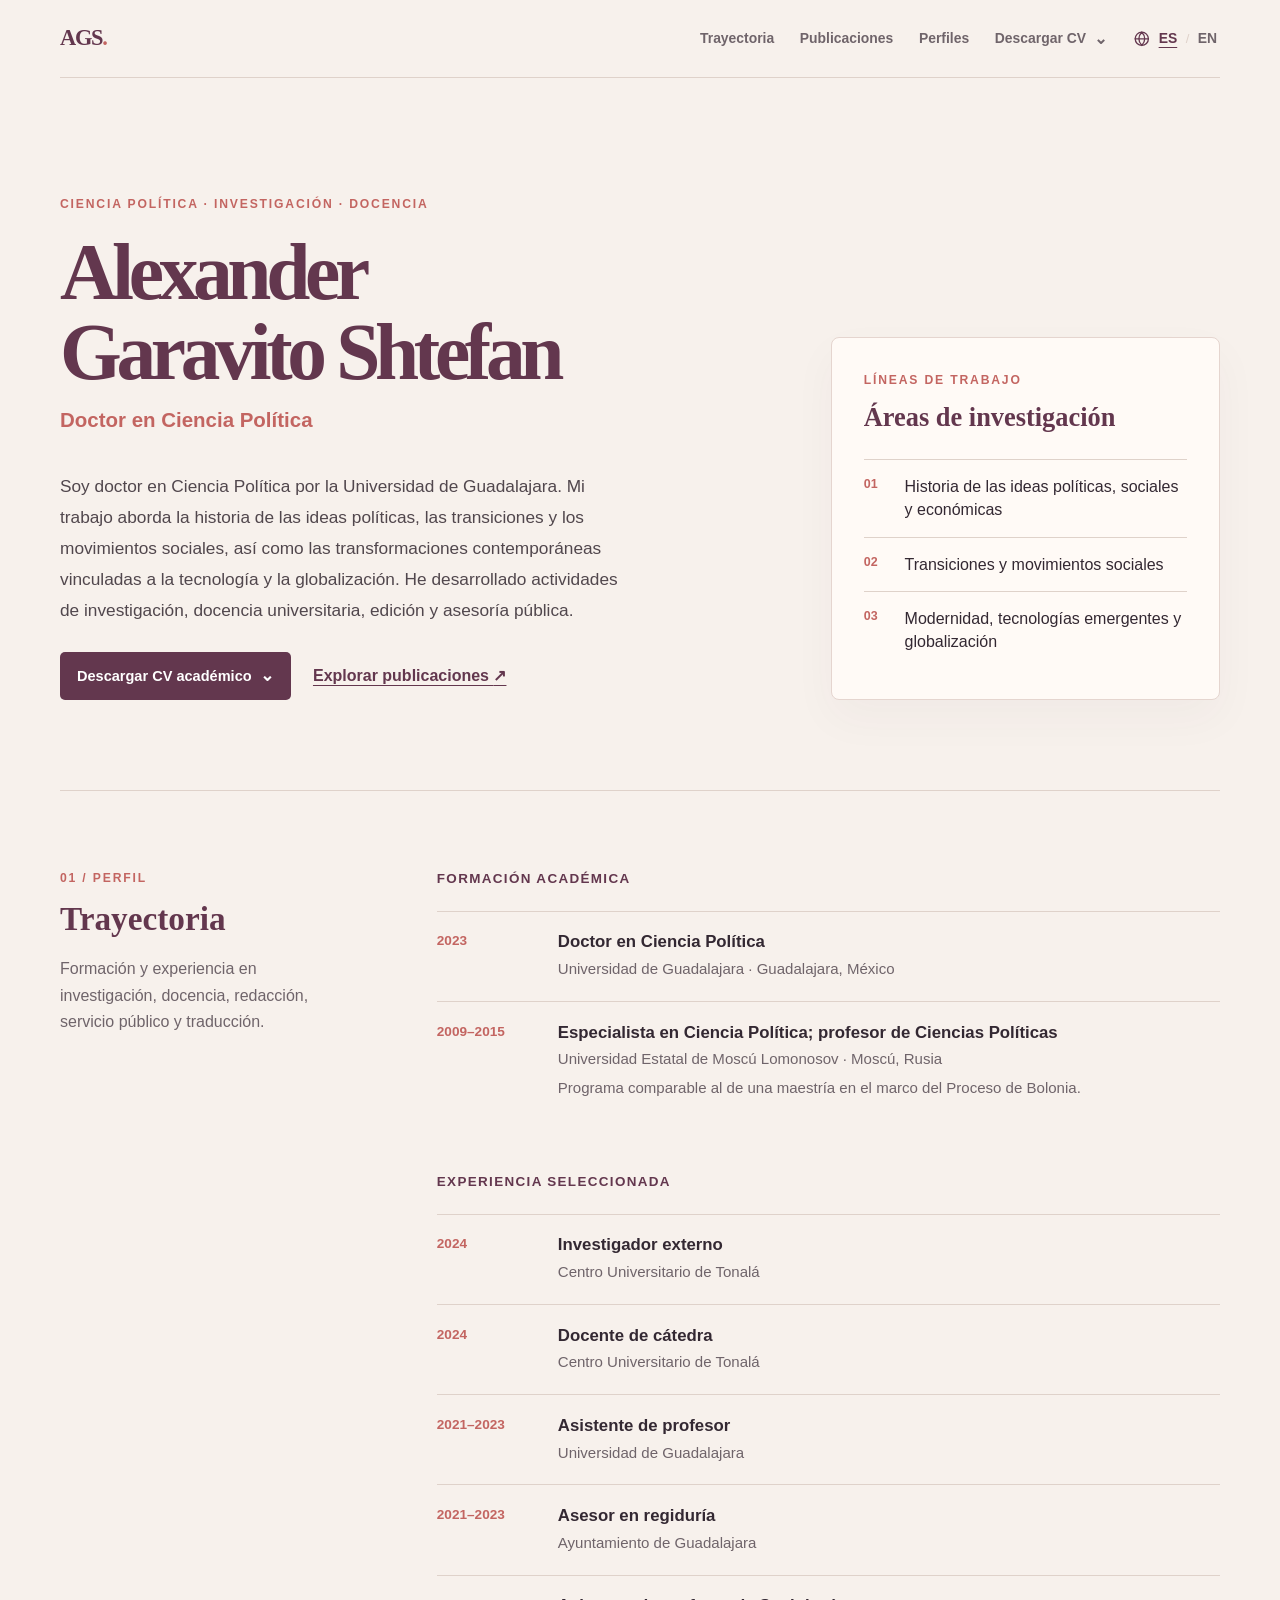
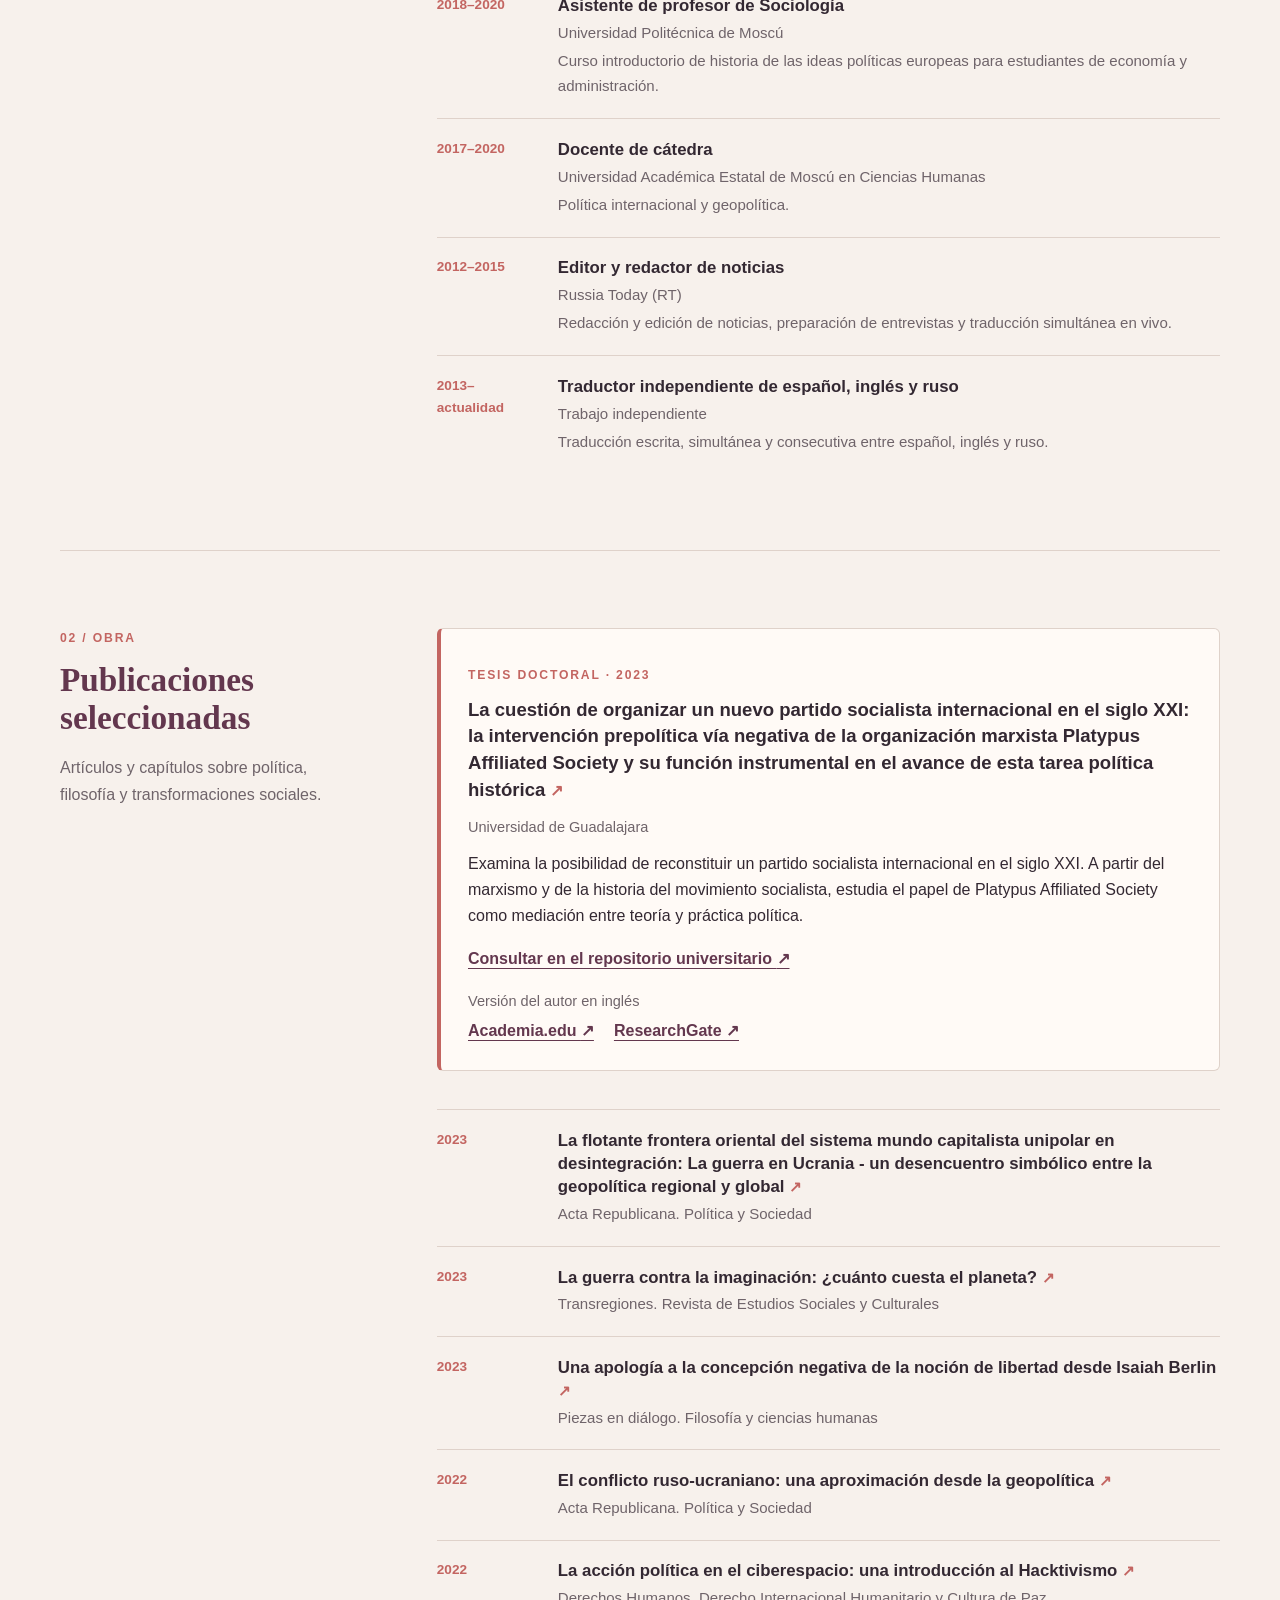
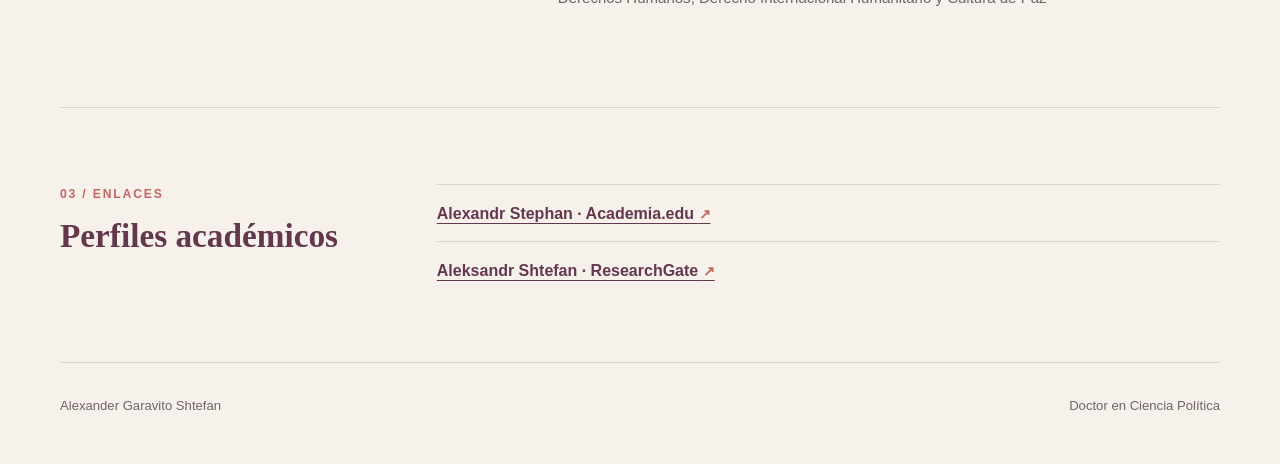
<file: index.html>
<!doctype html>
<html lang="es">
  <head>
    <meta charset="utf-8">
    <meta name="viewport" content="width=device-width, initial-scale=1">
    <meta name="description" content="Doctor en Ciencia Política — Alexander Garavito Shtefan. Investigación, docencia y publicaciones en ciencia política.">
    <meta name="theme-color" content="#f7f1ec">
    <title>Alexander Garavito Shtefan · Doctor en Ciencia Política</title>
    <link rel="alternate" hreflang="es" href="index.html">
    <link rel="alternate" hreflang="en" href="en/index.html">
    <link rel="icon" href="assets/favicon.svg" type="image/svg+xml">
    <link rel="stylesheet" href="assets/styles.css">
  </head>
  <body>
    <a class="skip-link" href="#contenido">Saltar al contenido</a>
    <header class="site-header">
      <a class="brand" href="#inicio" aria-label="Inicio, Alexander Garavito Shtefan">AGS<span class="brand-dot">.</span></a>
      <nav class="site-nav" aria-label="Navegación principal">
        <a href="#trayectoria">Trayectoria</a>
        <a href="#publicaciones">Publicaciones</a>
        <a href="#perfiles">Perfiles</a>
        <details class="download-menu">
  <summary>Descargar CV <span aria-hidden="true">⌄</span></summary>
  <div class="download-options">
    <a href="assets/cv-alexander-garavito-shtefan-es.pdf" type="application/pdf" hreflang="es" download>Español (PDF)</a>
    <a href="assets/cv-alexander-garavito-shtefan-en.pdf" type="application/pdf" hreflang="en" download>English (PDF)</a>
  </div>
</details>
        <span class="language-switch" role="group" aria-label="Idioma de la página">
          <svg class="language-icon" viewBox="0 0 24 24" fill="none" stroke="currentColor" stroke-width="1.8" stroke-linecap="round" aria-hidden="true" focusable="false">
            <circle cx="12" cy="12" r="9"></circle>
            <path d="M3 12h18M12 3c2.5 2.5 4 5.6 4 9s-1.5 6.5-4 9c-2.5-2.5-4-5.6-4-9s1.5-6.5 4-9Z"></path>
          </svg>
          <a href="index.html" lang="es" hreflang="es" aria-current="page">ES</a>
          <span aria-hidden="true">/</span>
          <a href="en/index.html" lang="en" hreflang="en">EN</a>
        </span>
      </nav>
    </header>

    <main id="contenido">
      <section class="hero" id="inicio" aria-labelledby="nombre">
        <div class="hero-copy">
          <p class="eyebrow">Ciencia política · investigación · docencia</p>
          <h1 id="nombre">Alexander Garavito Shtefan</h1>
          <p class="headline">Doctor en Ciencia Política</p>
          <p class="introduction">Soy doctor en Ciencia Política por la Universidad de Guadalajara. Mi trabajo aborda la historia de las ideas políticas, las transiciones y los movimientos sociales, así como las transformaciones contemporáneas vinculadas a la tecnología y la globalización. He desarrollado actividades de investigación, docencia universitaria, edición y asesoría pública.</p>
          <div class="hero-actions">
            <details class="download-menu download-menu-hero">
  <summary class="download-link">Descargar CV académico <span aria-hidden="true">⌄</span></summary>
  <div class="download-options">
    <a href="assets/cv-alexander-garavito-shtefan-es.pdf" type="application/pdf" hreflang="es" download>Español (PDF)</a>
    <a href="assets/cv-alexander-garavito-shtefan-en.pdf" type="application/pdf" hreflang="en" download>English (PDF)</a>
  </div>
</details>
            <a class="text-link hero-link" href="#publicaciones">Explorar publicaciones <span aria-hidden="true">↗</span></a>
          </div>
        </div>
        <aside class="focus-card" aria-labelledby="areas">
          <p class="card-kicker">Líneas de trabajo</p>
          <h2 id="areas">Áreas de investigación</h2>
          <ol class="focus-list">
            <li><span class="focus-number" aria-hidden="true">01</span><span>Historia de las ideas políticas, sociales y económicas</span></li>
            <li><span class="focus-number" aria-hidden="true">02</span><span>Transiciones y movimientos sociales</span></li>
            <li><span class="focus-number" aria-hidden="true">03</span><span>Modernidad, tecnologías emergentes y globalización</span></li>
          </ol>
        </aside>
      </section>

      <section class="section-block" id="trayectoria" aria-labelledby="trayectoria-titulo">
        <div class="section-heading">
          <p class="section-number" aria-hidden="true">01 / Perfil</p>
          <h2 id="trayectoria-titulo">Trayectoria</h2>
          <p>Formación y experiencia en investigación, docencia, redacción, servicio público y traducción.</p>
        </div>
        <div class="section-body">
          <div class="group">
            <h3>Formación académica</h3>
            <ol class="timeline">
              <li>
                <span class="timeline-date">2023</span>
                <div>
                  <h4>Doctor en Ciencia Política</h4>
                  <p>Universidad de Guadalajara · Guadalajara, México</p>
                </div>
              </li>
              <li>
                <span class="timeline-date">2009–2015</span>
                <div>
                  <h4>Especialista en Ciencia Política; profesor de Ciencias Políticas</h4>
                  <p>Universidad Estatal de Moscú Lomonosov · Moscú, Rusia</p>
                  <p>Programa comparable al de una maestría en el marco del Proceso de Bolonia.</p>
                </div>
              </li>
            </ol>
          </div>
          <div class="group">
            <h3>Experiencia seleccionada</h3>
            <ol class="timeline">
              <li>
                <span class="timeline-date">2024</span>
                <div>
                  <h4>Investigador externo</h4>
                  <p>Centro Universitario de Tonalá</p>
                </div>
              </li>
              <li>
                <span class="timeline-date">2024</span>
                <div>
                  <h4>Docente de cátedra</h4>
                  <p>Centro Universitario de Tonalá</p>
                </div>
              </li>
              <li>
                <span class="timeline-date">2021–2023</span>
                <div>
                  <h4>Asistente de profesor</h4>
                  <p>Universidad de Guadalajara</p>
                </div>
              </li>
              <li>
                <span class="timeline-date">2021–2023</span>
                <div>
                  <h4>Asesor en regiduría</h4>
                  <p>Ayuntamiento de Guadalajara</p>
                </div>
              </li>
              <li>
                <span class="timeline-date">2018–2020</span>
                <div>
                  <h4>Asistente de profesor de Sociología</h4>
                  <p>Universidad Politécnica de Moscú</p>
                  <p>Curso introductorio de historia de las ideas políticas europeas para estudiantes de economía y administración.</p>
                </div>
              </li>
              <li>
                <span class="timeline-date">2017–2020</span>
                <div>
                  <h4>Docente de cátedra</h4>
                  <p>Universidad Académica Estatal de Moscú en Ciencias Humanas</p>
                  <p>Política internacional y geopolítica.</p>
                </div>
              </li>
              <li>
                <span class="timeline-date">2012–2015</span>
                <div>
                  <h4>Editor y redactor de noticias</h4>
                  <p>Russia Today (RT)</p>
                  <p>Redacción y edición de noticias, preparación de entrevistas y traducción simultánea en vivo.</p>
                </div>
              </li>
              <li>
                <span class="timeline-date">2013–actualidad</span>
                <div>
                  <h4>Traductor independiente de español, inglés y ruso</h4>
                  <p>Trabajo independiente</p>
                  <p>Traducción escrita, simultánea y consecutiva entre español, inglés y ruso.</p>
                </div>
              </li>
            </ol>
          </div>
        </div>
      </section>

      <section class="section-block publications" id="publicaciones" aria-labelledby="publicaciones-titulo">
        <div class="section-heading">
          <p class="section-number" aria-hidden="true">02 / Obra</p>
          <h2 id="publicaciones-titulo">Publicaciones seleccionadas</h2>
          <p>Artículos y capítulos sobre política, filosofía y transformaciones sociales.</p>
        </div>
        <div class="section-body">
          <article class="thesis-feature" aria-labelledby="tesis-titulo">
            <p class="card-kicker">Tesis doctoral · 2023</p>
            <h3 id="tesis-titulo"><a href="https://hdl.handle.net/20.500.12104/98215" lang="es">La cuestión de organizar un nuevo partido socialista internacional en el siglo XXI: la intervención prepolítica vía negativa de la organización marxista Platypus Affiliated Society y su función instrumental en el avance de esta tarea política histórica <span aria-hidden="true">↗</span></a></h3>
            <p class="thesis-source">Universidad de Guadalajara</p>
            <p>Examina la posibilidad de reconstituir un partido socialista internacional en el siglo XXI. A partir del marxismo y de la historia del movimiento socialista, estudia el papel de Platypus Affiliated Society como mediación entre teoría y práctica política.</p>
            <a class="text-link" href="https://hdl.handle.net/20.500.12104/98215">Consultar en el repositorio universitario <span aria-hidden="true">↗</span></a>
            <div class="thesis-versions">
              <p class="thesis-source">Versión del autor en inglés</p>
              <ul class="thesis-version-links">
                <li><a class="text-link" href="https://www.academia.edu/115741634/THE_DIALECTICAL_CONCEPTION_OF_POLITICS_HISTORICAL_CONSCIOUSNESS_AND_PRAXIS">Academia.edu <span aria-hidden="true">↗</span></a></li>
                <li><a class="text-link" href="https://www.researchgate.net/publication/378691913_THE_DIALECTICAL_CONCEPTION_OF_POLITICS_HISTORICAL_CONSCIOUSNESS_AND_PRAXIS">ResearchGate <span aria-hidden="true">↗</span></a></li>
              </ul>
            </div>
          </article>
          <ol class="publication-list">
            <li>
              <span class="publication-year">2023</span>
              <div>
                <h3><a href="https://actarepublicana.cucsh.udg.mx/index.php/AR/article/view/218" lang="es">La flotante frontera oriental del sistema mundo capitalista unipolar en desintegración: La guerra en Ucrania - un desencuentro simbólico entre la geopolítica regional y global <span aria-hidden="true">↗</span></a></h3>
                <p>Acta Republicana. Política y Sociedad</p>
              </div>
            </li>
            <li>
              <span class="publication-year">2023</span>
              <div>
                <h3><a href="https://revistatransregiones.com/web/index.php/tr/article/download/61/49/147" lang="es">La guerra contra la imaginación: ¿cuánto cuesta el planeta? <span aria-hidden="true">↗</span></a></h3>
                <p>Transregiones. Revista de Estudios Sociales y Culturales</p>
              </div>
            </li>
            <li>
              <span class="publication-year">2023</span>
              <div>
                <h3><a href="https://www.researchgate.net/publication/378693276_Una_apologia_a_la_concepcion_negativa_de_la_nocion_de_libertad_desde_Isaiah_Berlin" lang="es">Una apología a la concepción negativa de la noción de libertad desde Isaiah Berlin <span aria-hidden="true">↗</span></a></h3>
                <p>Piezas en diálogo. Filosofía y ciencias humanas</p>
              </div>
            </li>
            <li>
              <span class="publication-year">2022</span>
              <div>
                <h3><a href="https://www.publicaciones.cucsh.udg.mx/pperiod/republicana/volumenes/documentos/republicana21/republicana_21_13.pdf" lang="es">El conflicto ruso-ucraniano: una aproximación desde la geopolítica <span aria-hidden="true">↗</span></a></h3>
                <p>Acta Republicana. Política y Sociedad</p>
              </div>
            </li>
            <li>
              <span class="publication-year">2022</span>
              <div>
                <h3><a href="https://www.academia.edu/115741234/La_acci%C3%B3n_pol%C3%ADtica_en_el_ciberespacio_una_introducci%C3%B3n_al_Hacktivismo" lang="es">La acción política en el ciberespacio: una introducción al Hacktivismo <span aria-hidden="true">↗</span></a></h3>
                <p>Derechos Humanos, Derecho Internacional Humanitario y Cultura de Paz</p>
              </div>
            </li>
          </ol>
        </div>
      </section>

      <section class="section-block profiles" id="perfiles" aria-labelledby="perfiles-titulo">
        <div class="section-heading">
          <p class="section-number" aria-hidden="true">03 / Enlaces</p>
          <h2 id="perfiles-titulo">Perfiles académicos</h2>
        </div>
        <div class="section-body">
          <ul class="profile-links">
            <li><a href="https://independent.academia.edu/AlexandrStephan">Alexandr Stephan · Academia.edu <span aria-hidden="true">↗</span></a></li>
            <li><a href="https://www.researchgate.net/profile/Aleksandr-Shtefan-2">Aleksandr Shtefan · ResearchGate <span aria-hidden="true">↗</span></a></li>
          </ul>
        </div>
      </section>
    </main>

    <footer class="site-footer">
      <span>Alexander Garavito Shtefan</span>
      <span>Doctor en Ciencia Política</span>
    </footer>
  </body>
</html>
</file>
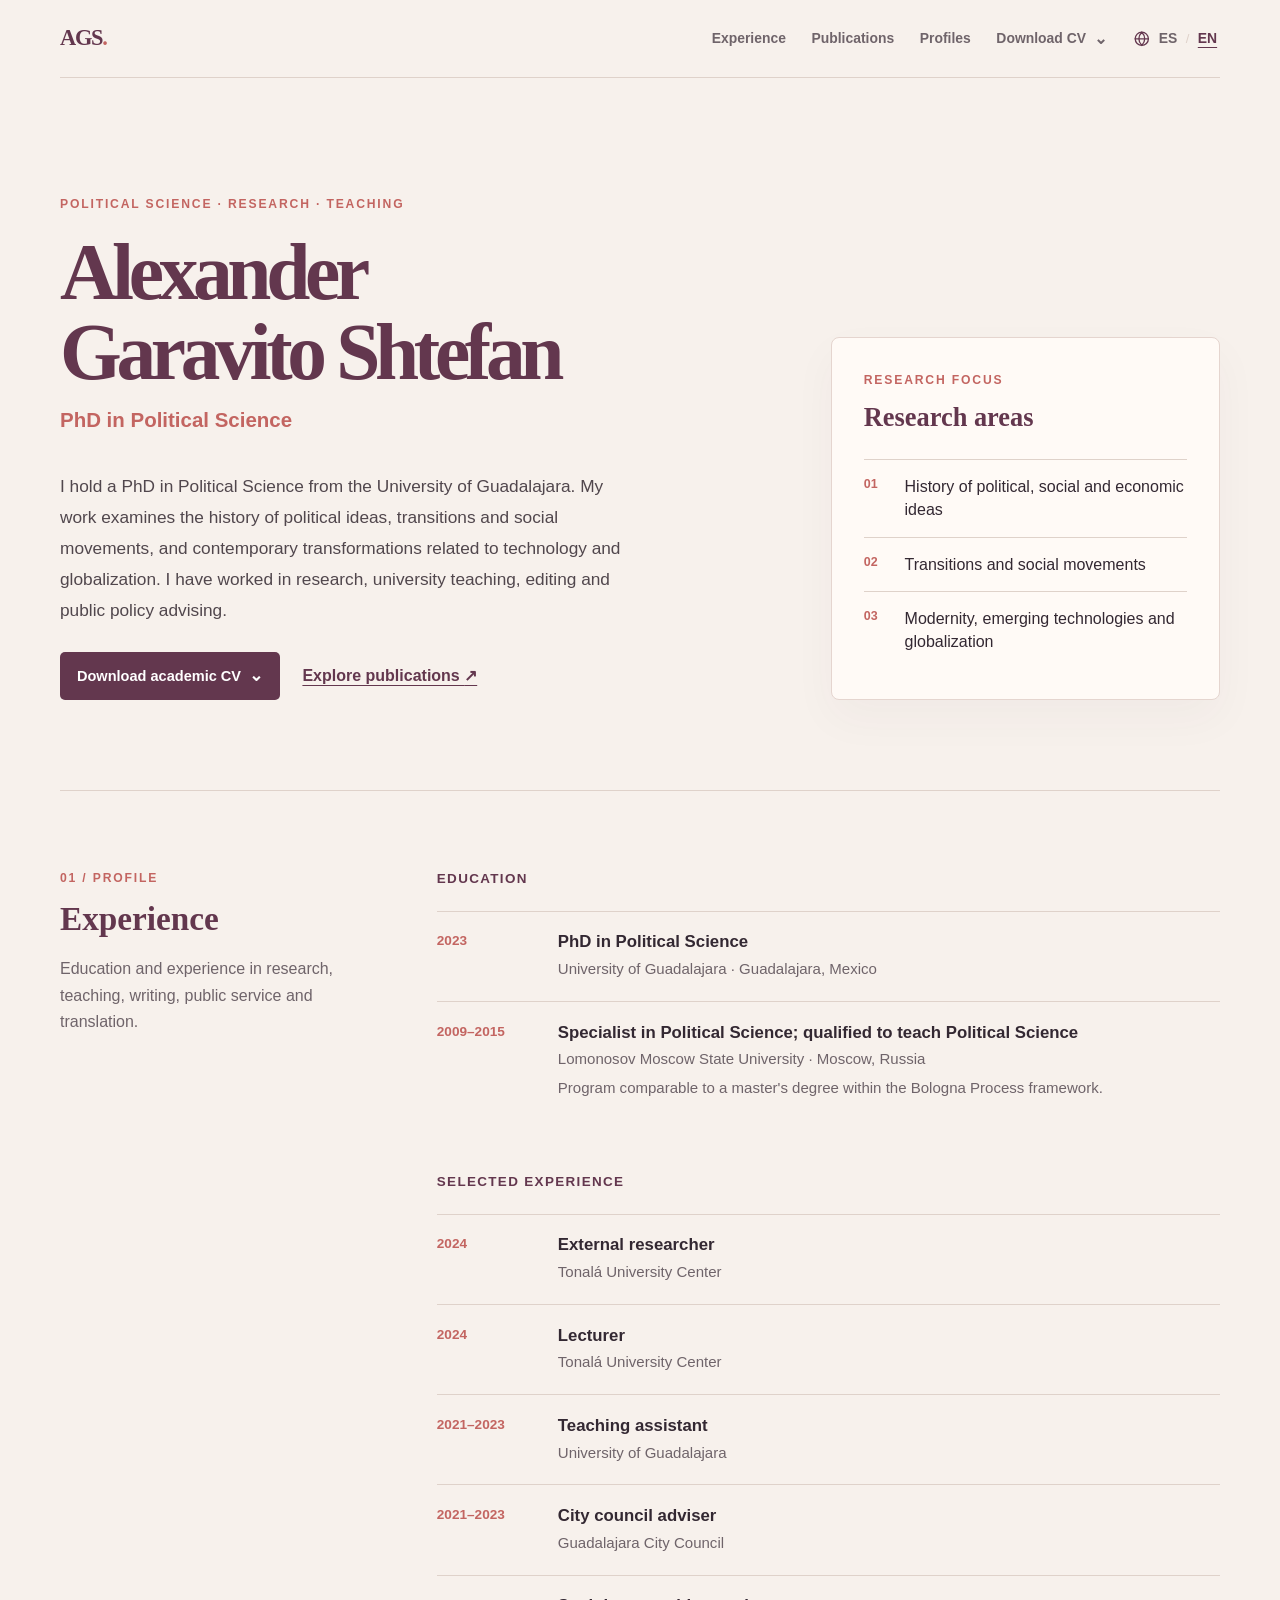
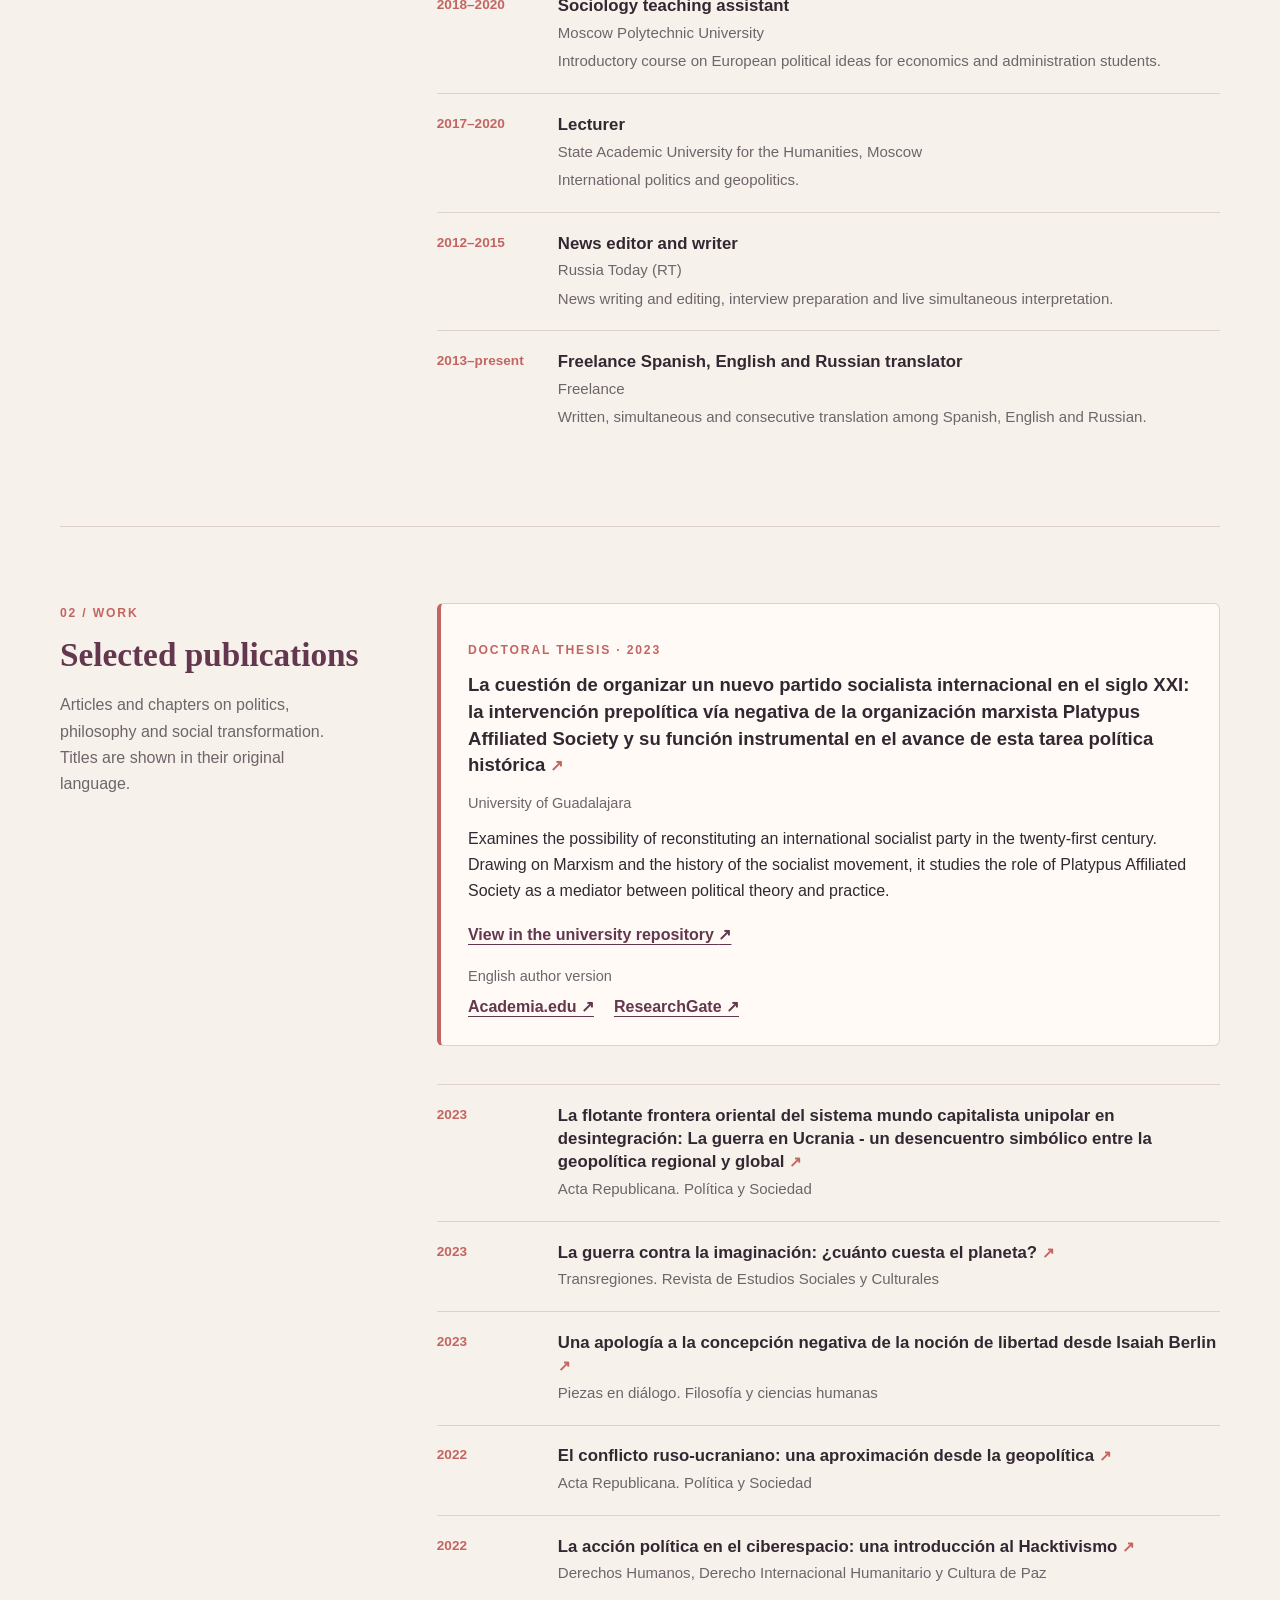
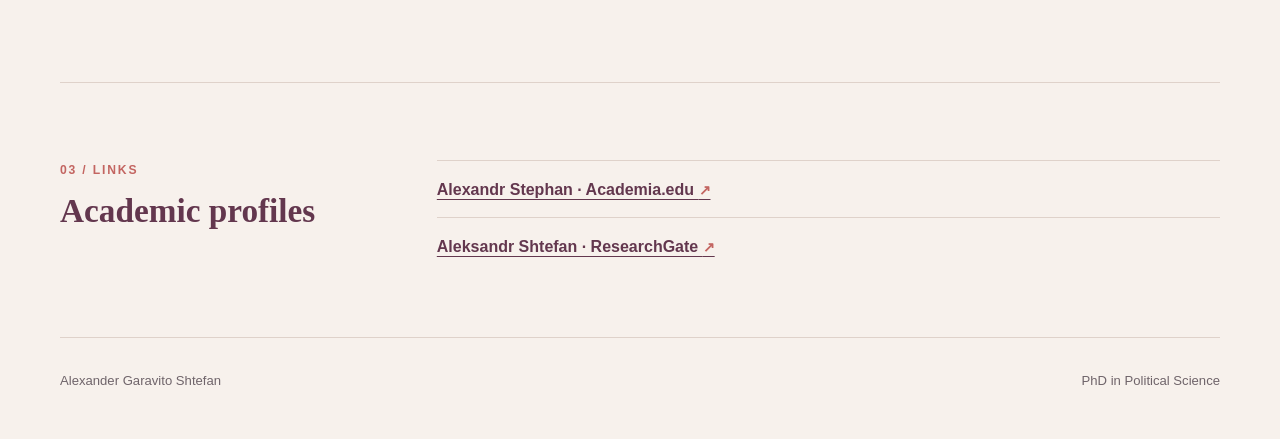
<file: en/index.html>
<!doctype html>
<html lang="en">
  <head>
    <meta charset="utf-8">
    <meta name="viewport" content="width=device-width, initial-scale=1">
    <meta name="description" content="PhD in Political Science — Alexander Garavito Shtefan. Research, teaching and publications in political science.">
    <meta name="theme-color" content="#f7f1ec">
    <title>Alexander Garavito Shtefan · PhD in Political Science</title>
    <link rel="alternate" hreflang="es" href="../index.html">
    <link rel="alternate" hreflang="en" href="../en/index.html">
    <link rel="icon" href="../assets/favicon.svg" type="image/svg+xml">
    <link rel="stylesheet" href="../assets/styles.css">
  </head>
  <body>
    <a class="skip-link" href="#contenido">Skip to content</a>
    <header class="site-header">
      <a class="brand" href="#inicio" aria-label="Home, Alexander Garavito Shtefan">AGS<span class="brand-dot">.</span></a>
      <nav class="site-nav" aria-label="Main navigation">
        <a href="#trayectoria">Experience</a>
        <a href="#publicaciones">Publications</a>
        <a href="#perfiles">Profiles</a>
        <details class="download-menu">
  <summary>Download CV <span aria-hidden="true">⌄</span></summary>
  <div class="download-options">
    <a href="../assets/cv-alexander-garavito-shtefan-es.pdf" type="application/pdf" hreflang="es" download>Español (PDF)</a>
    <a href="../assets/cv-alexander-garavito-shtefan-en.pdf" type="application/pdf" hreflang="en" download>English (PDF)</a>
  </div>
</details>
        <span class="language-switch" role="group" aria-label="Page language">
          <svg class="language-icon" viewBox="0 0 24 24" fill="none" stroke="currentColor" stroke-width="1.8" stroke-linecap="round" aria-hidden="true" focusable="false">
            <circle cx="12" cy="12" r="9"></circle>
            <path d="M3 12h18M12 3c2.5 2.5 4 5.6 4 9s-1.5 6.5-4 9c-2.5-2.5-4-5.6-4-9s1.5-6.5 4-9Z"></path>
          </svg>
          <a href="../index.html" lang="es" hreflang="es">ES</a>
          <span aria-hidden="true">/</span>
          <a href="../en/index.html" lang="en" hreflang="en" aria-current="page">EN</a>
        </span>
      </nav>
    </header>

    <main id="contenido">
      <section class="hero" id="inicio" aria-labelledby="nombre">
        <div class="hero-copy">
          <p class="eyebrow">Political science · research · teaching</p>
          <h1 id="nombre">Alexander Garavito Shtefan</h1>
          <p class="headline">PhD in Political Science</p>
          <p class="introduction">I hold a PhD in Political Science from the University of Guadalajara. My work examines the history of political ideas, transitions and social movements, and contemporary transformations related to technology and globalization. I have worked in research, university teaching, editing and public policy advising.</p>
          <div class="hero-actions">
            <details class="download-menu download-menu-hero">
  <summary class="download-link">Download academic CV <span aria-hidden="true">⌄</span></summary>
  <div class="download-options">
    <a href="../assets/cv-alexander-garavito-shtefan-es.pdf" type="application/pdf" hreflang="es" download>Español (PDF)</a>
    <a href="../assets/cv-alexander-garavito-shtefan-en.pdf" type="application/pdf" hreflang="en" download>English (PDF)</a>
  </div>
</details>
            <a class="text-link hero-link" href="#publicaciones">Explore publications <span aria-hidden="true">↗</span></a>
          </div>
        </div>
        <aside class="focus-card" aria-labelledby="areas">
          <p class="card-kicker">Research focus</p>
          <h2 id="areas">Research areas</h2>
          <ol class="focus-list">
            <li><span class="focus-number" aria-hidden="true">01</span><span>History of political, social and economic ideas</span></li>
            <li><span class="focus-number" aria-hidden="true">02</span><span>Transitions and social movements</span></li>
            <li><span class="focus-number" aria-hidden="true">03</span><span>Modernity, emerging technologies and globalization</span></li>
          </ol>
        </aside>
      </section>

      <section class="section-block" id="trayectoria" aria-labelledby="trayectoria-titulo">
        <div class="section-heading">
          <p class="section-number" aria-hidden="true">01 / Profile</p>
          <h2 id="trayectoria-titulo">Experience</h2>
          <p>Education and experience in research, teaching, writing, public service and translation.</p>
        </div>
        <div class="section-body">
          <div class="group">
            <h3>Education</h3>
            <ol class="timeline">
              <li>
                <span class="timeline-date">2023</span>
                <div>
                  <h4>PhD in Political Science</h4>
                  <p>University of Guadalajara · Guadalajara, Mexico</p>
                </div>
              </li>
              <li>
                <span class="timeline-date">2009–2015</span>
                <div>
                  <h4>Specialist in Political Science; qualified to teach Political Science</h4>
                  <p>Lomonosov Moscow State University · Moscow, Russia</p>
                  <p>Program comparable to a master's degree within the Bologna Process framework.</p>
                </div>
              </li>
            </ol>
          </div>
          <div class="group">
            <h3>Selected experience</h3>
            <ol class="timeline">
              <li>
                <span class="timeline-date">2024</span>
                <div>
                  <h4>External researcher</h4>
                  <p>Tonalá University Center</p>
                </div>
              </li>
              <li>
                <span class="timeline-date">2024</span>
                <div>
                  <h4>Lecturer</h4>
                  <p>Tonalá University Center</p>
                </div>
              </li>
              <li>
                <span class="timeline-date">2021–2023</span>
                <div>
                  <h4>Teaching assistant</h4>
                  <p>University of Guadalajara</p>
                </div>
              </li>
              <li>
                <span class="timeline-date">2021–2023</span>
                <div>
                  <h4>City council adviser</h4>
                  <p>Guadalajara City Council</p>
                </div>
              </li>
              <li>
                <span class="timeline-date">2018–2020</span>
                <div>
                  <h4>Sociology teaching assistant</h4>
                  <p>Moscow Polytechnic University</p>
                  <p>Introductory course on European political ideas for economics and administration students.</p>
                </div>
              </li>
              <li>
                <span class="timeline-date">2017–2020</span>
                <div>
                  <h4>Lecturer</h4>
                  <p>State Academic University for the Humanities, Moscow</p>
                  <p>International politics and geopolitics.</p>
                </div>
              </li>
              <li>
                <span class="timeline-date">2012–2015</span>
                <div>
                  <h4>News editor and writer</h4>
                  <p>Russia Today (RT)</p>
                  <p>News writing and editing, interview preparation and live simultaneous interpretation.</p>
                </div>
              </li>
              <li>
                <span class="timeline-date">2013–present</span>
                <div>
                  <h4>Freelance Spanish, English and Russian translator</h4>
                  <p>Freelance</p>
                  <p>Written, simultaneous and consecutive translation among Spanish, English and Russian.</p>
                </div>
              </li>
            </ol>
          </div>
        </div>
      </section>

      <section class="section-block publications" id="publicaciones" aria-labelledby="publicaciones-titulo">
        <div class="section-heading">
          <p class="section-number" aria-hidden="true">02 / Work</p>
          <h2 id="publicaciones-titulo">Selected publications</h2>
          <p>Articles and chapters on politics, philosophy and social transformation. Titles are shown in their original language.</p>
        </div>
        <div class="section-body">
          <article class="thesis-feature" aria-labelledby="tesis-titulo">
            <p class="card-kicker">Doctoral thesis · 2023</p>
            <h3 id="tesis-titulo"><a href="https://hdl.handle.net/20.500.12104/98215" lang="es">La cuestión de organizar un nuevo partido socialista internacional en el siglo XXI: la intervención prepolítica vía negativa de la organización marxista Platypus Affiliated Society y su función instrumental en el avance de esta tarea política histórica <span aria-hidden="true">↗</span></a></h3>
            <p class="thesis-source">University of Guadalajara</p>
            <p>Examines the possibility of reconstituting an international socialist party in the twenty-first century. Drawing on Marxism and the history of the socialist movement, it studies the role of Platypus Affiliated Society as a mediator between political theory and practice.</p>
            <a class="text-link" href="https://hdl.handle.net/20.500.12104/98215">View in the university repository <span aria-hidden="true">↗</span></a>
            <div class="thesis-versions">
              <p class="thesis-source">English author version</p>
              <ul class="thesis-version-links">
                <li><a class="text-link" href="https://www.academia.edu/115741634/THE_DIALECTICAL_CONCEPTION_OF_POLITICS_HISTORICAL_CONSCIOUSNESS_AND_PRAXIS">Academia.edu <span aria-hidden="true">↗</span></a></li>
                <li><a class="text-link" href="https://www.researchgate.net/publication/378691913_THE_DIALECTICAL_CONCEPTION_OF_POLITICS_HISTORICAL_CONSCIOUSNESS_AND_PRAXIS">ResearchGate <span aria-hidden="true">↗</span></a></li>
              </ul>
            </div>
          </article>
          <ol class="publication-list">
            <li>
              <span class="publication-year">2023</span>
              <div>
                <h3><a href="https://actarepublicana.cucsh.udg.mx/index.php/AR/article/view/218" lang="es">La flotante frontera oriental del sistema mundo capitalista unipolar en desintegración: La guerra en Ucrania - un desencuentro simbólico entre la geopolítica regional y global <span aria-hidden="true">↗</span></a></h3>
                <p>Acta Republicana. Política y Sociedad</p>
              </div>
            </li>
            <li>
              <span class="publication-year">2023</span>
              <div>
                <h3><a href="https://revistatransregiones.com/web/index.php/tr/article/download/61/49/147" lang="es">La guerra contra la imaginación: ¿cuánto cuesta el planeta? <span aria-hidden="true">↗</span></a></h3>
                <p>Transregiones. Revista de Estudios Sociales y Culturales</p>
              </div>
            </li>
            <li>
              <span class="publication-year">2023</span>
              <div>
                <h3><a href="https://www.researchgate.net/publication/378693276_Una_apologia_a_la_concepcion_negativa_de_la_nocion_de_libertad_desde_Isaiah_Berlin" lang="es">Una apología a la concepción negativa de la noción de libertad desde Isaiah Berlin <span aria-hidden="true">↗</span></a></h3>
                <p>Piezas en diálogo. Filosofía y ciencias humanas</p>
              </div>
            </li>
            <li>
              <span class="publication-year">2022</span>
              <div>
                <h3><a href="https://www.publicaciones.cucsh.udg.mx/pperiod/republicana/volumenes/documentos/republicana21/republicana_21_13.pdf" lang="es">El conflicto ruso-ucraniano: una aproximación desde la geopolítica <span aria-hidden="true">↗</span></a></h3>
                <p>Acta Republicana. Política y Sociedad</p>
              </div>
            </li>
            <li>
              <span class="publication-year">2022</span>
              <div>
                <h3><a href="https://www.academia.edu/115741234/La_acci%C3%B3n_pol%C3%ADtica_en_el_ciberespacio_una_introducci%C3%B3n_al_Hacktivismo" lang="es">La acción política en el ciberespacio: una introducción al Hacktivismo <span aria-hidden="true">↗</span></a></h3>
                <p>Derechos Humanos, Derecho Internacional Humanitario y Cultura de Paz</p>
              </div>
            </li>
          </ol>
        </div>
      </section>

      <section class="section-block profiles" id="perfiles" aria-labelledby="perfiles-titulo">
        <div class="section-heading">
          <p class="section-number" aria-hidden="true">03 / Links</p>
          <h2 id="perfiles-titulo">Academic profiles</h2>
        </div>
        <div class="section-body">
          <ul class="profile-links">
            <li><a href="https://independent.academia.edu/AlexandrStephan">Alexandr Stephan · Academia.edu <span aria-hidden="true">↗</span></a></li>
            <li><a href="https://www.researchgate.net/profile/Aleksandr-Shtefan-2">Aleksandr Shtefan · ResearchGate <span aria-hidden="true">↗</span></a></li>
          </ul>
        </div>
      </section>
    </main>

    <footer class="site-footer">
      <span>Alexander Garavito Shtefan</span>
      <span>PhD in Political Science</span>
    </footer>
  </body>
</html>
</file>
<file: assets/styles.css>
:root {
  color-scheme: light;
  --paper: #f7f1ec;
  --card: #fffaf6;
  --ink: #332832;
  --plum: #63374e;
  --coral: #c36561;
  --muted: #6f646a;
  --line: #dfd2ca;
}

* { box-sizing: border-box; }
html { scroll-behavior: smooth; }
body {
  margin: 0;
  background: var(--paper);
  color: var(--ink);
  font-family: "Noto Sans", Inter, Arial, sans-serif;
  line-height: 1.65;
}
a { color: inherit; text-underline-offset: .22em; }
a:hover { color: var(--plum); }
:focus-visible { outline: 3px solid var(--coral); outline-offset: 4px; }
.skip-link {
  position: absolute;
  left: 1rem;
  top: -4rem;
  z-index: 10;
  padding: .65rem 1rem;
  background: var(--plum);
  color: white;
}
.skip-link:focus { top: 1rem; }
.site-header, main, .site-footer { width: min(1160px, calc(100% - 3rem)); margin-inline: auto; }
.site-header {
  display: flex;
  align-items: center;
  justify-content: space-between;
  gap: 1.5rem;
  padding: 1.55rem 0;
  border-bottom: 1px solid var(--line);
}
.brand {
  color: var(--plum);
  font-family: "Noto Serif", Georgia, serif;
  font-size: 1.4rem;
  font-weight: 700;
  letter-spacing: -.055em;
  line-height: 1;
  text-decoration: none;
}
.brand-dot { color: var(--coral); }
.site-nav { display: flex; flex-wrap: wrap; align-items: center; gap: 1.25rem 1.6rem; }
.site-nav a {
  color: var(--muted);
  font-size: .87rem;
  font-weight: 650;
  text-decoration: none;
}
.site-nav a:hover { color: var(--plum); }
.language-switch { display: inline-flex; align-items: center; gap: .35rem; color: var(--line); font-size: .82rem; white-space: nowrap; }
.language-icon { width: 1.1rem; height: 1.1rem; flex: none; color: var(--plum); }
.language-switch a { padding: .15rem .18rem; }
.language-switch a[aria-current="page"] { color: var(--plum); text-decoration: underline; text-underline-offset: .3em; }
.download-menu { position: relative; }
.download-menu summary { display: flex; align-items: center; gap: .5rem; cursor: pointer; list-style: none; }
.download-menu summary::-webkit-details-marker { display: none; }
.download-menu summary > span { font-size: 1.15em; line-height: 1; }
.download-menu:not(.download-menu-hero) summary { color: var(--muted); font-size: .87rem; font-weight: 650; }
.download-menu summary:hover { color: var(--plum); }
.download-options {
  position: absolute;
  z-index: 4;
  top: calc(100% + .5rem);
  right: 0;
  min-width: 195px;
  padding: .4rem;
  border: 1px solid var(--line);
  border-radius: 6px;
  background: var(--card);
  box-shadow: 0 12px 24px #4e34421c;
}
.download-options a { display: block; padding: .55rem .7rem; border-radius: 4px; color: var(--plum); font-size: .9rem; text-decoration: none; }
.download-options a:hover, .download-options a:focus-visible { background: var(--paper); }
.download-menu-hero .download-options { left: 0; right: auto; }

.hero {
  display: grid;
  grid-template-columns: minmax(0, 1.4fr) minmax(280px, .8fr);
  align-items: end;
  gap: clamp(2.5rem, 7vw, 7rem);
  padding: clamp(4rem, 9vw, 7.75rem) 0 clamp(4rem, 7vw, 6rem);
}
.eyebrow, .card-kicker, .section-number {
  margin: 0;
  color: var(--coral);
  font-size: .76rem;
  font-weight: 750;
  letter-spacing: .15em;
  text-transform: uppercase;
}
h1, h2, h3, h4, p { overflow-wrap: anywhere; }
h1, h2 { font-family: "Noto Serif", Georgia, serif; }
h1 {
  max-width: 14ch;
  margin: 1.15rem 0 .7rem;
  color: var(--plum);
  font-size: clamp(3.1rem, 6.2vw, 5.8rem);
  font-weight: 700;
  letter-spacing: -.067em;
  line-height: 1.01;
}
.headline {
  margin: 0;
  color: var(--coral);
  font-size: clamp(1.08rem, 2vw, 1.28rem);
  font-weight: 700;
}
.introduction {
  max-width: 60ch;
  margin: 2.1rem 0 1.25rem;
  color: #51474d;
  font-size: 1.08rem;
  line-height: 1.8;
}
.hero-actions { display: flex; flex-wrap: wrap; align-items: center; gap: 1rem 1.4rem; margin-top: 1.6rem; }
.download-link {
  display: inline-flex;
  align-items: center;
  gap: .55rem;
  padding: .76rem 1.06rem;
  border-radius: 5px;
  background: var(--plum);
  color: white;
  font-size: .91rem;
  font-weight: 700;
  text-decoration: none;
}
.download-link:hover, .download-menu[open] .download-link { background: #472437; color: white; }
.text-link { color: var(--plum); font-weight: 700; text-decoration-thickness: 1px; }
.hero-link { display: inline-block; }
.focus-card {
  padding: 2rem 2rem 1.9rem;
  border: 1px solid #e5d5cf;
  border-radius: 8px;
  background: var(--card);
  box-shadow: 0 18px 45px #4e34420a;
}
.focus-card h2 {
  margin: .75rem 0 1.55rem;
  color: var(--plum);
  font-size: 1.65rem;
  line-height: 1.2;
}
.focus-list { margin: 0; padding: 0; list-style: none; }
.focus-list li {
  display: grid;
  grid-template-columns: 2rem 1fr;
  gap: .55rem;
  padding: .95rem 0;
  border-top: 1px solid var(--line);
  line-height: 1.45;
}
.focus-number { color: var(--coral); font-size: .78rem; font-weight: 750; }
.section-block {
  display: grid;
  grid-template-columns: minmax(210px, 300px) minmax(0, 1fr);
  gap: clamp(2.2rem, 6vw, 5.5rem);
  padding: clamp(3.5rem, 6vw, 5.5rem) 0;
  border-top: 1px solid var(--line);
  scroll-margin-top: 2rem;
}
.section-heading h2 {
  margin: .8rem 0 1.1rem;
  color: var(--plum);
  font-size: clamp(2rem, 2.6vw, 2.4rem);
  line-height: 1.15;
  overflow-wrap: normal;
}
.section-heading > p:last-child { max-width: 31ch; margin: 0; color: var(--muted); }
.group + .group { margin-top: 3.2rem; }
.group h3 {
  margin: 0 0 1.3rem;
  color: var(--plum);
  font-size: .84rem;
  font-weight: 750;
  letter-spacing: .1em;
  text-transform: uppercase;
}
.timeline, .publication-list, .profile-links, .thesis-version-links { margin: 0; padding: 0; list-style: none; }
.timeline li, .publication-list li {
  display: grid;
  grid-template-columns: 105px minmax(0, 1fr);
  gap: 1rem;
  padding: 1.18rem 0;
  border-top: 1px solid var(--line);
}
.timeline-date, .publication-year { color: var(--coral); font-size: .85rem; font-weight: 750; }
.timeline h4, .publication-list h3 {
  margin: 0;
  color: var(--ink);
  font-size: 1.05rem;
  font-weight: 700;
  line-height: 1.38;
}
.timeline p, .publication-list p { margin: .22rem 0 0; color: var(--muted); font-size: .94rem; }
.publication-list h3 a { text-decoration: none; }
.publication-list h3 a:hover { text-decoration: underline; }
.publication-list h3 span, .profile-links span { color: var(--coral); font-size: .9em; }
.thesis-feature {
  margin-bottom: 2.4rem;
  padding: 1.55rem 1.7rem;
  border: 1px solid var(--line);
  border-left: 4px solid var(--coral);
  border-radius: 6px;
  background: var(--card);
}
.thesis-feature h3 { margin: .65rem 0 .35rem; font-size: 1.16rem; line-height: 1.45; }
.thesis-feature h3 a { text-decoration: none; }
.thesis-feature h3 a:hover { text-decoration: underline; }
.thesis-feature h3 span { color: var(--coral); font-size: .85em; }
.thesis-feature p { margin: .7rem 0; }
.thesis-feature .thesis-source { color: var(--muted); font-size: .91rem; }
.thesis-feature .text-link { display: inline-block; margin-top: .35rem; }
.thesis-versions { margin-top: 1rem; }
.thesis-versions .thesis-source { margin: 0; }
.thesis-version-links { display: flex; flex-wrap: wrap; gap: .5rem 1.25rem; }
.profile-links { display: grid; gap: .85rem; }
.profile-links li { border-top: 1px solid var(--line); padding-top: 1rem; }
.profile-links a { color: var(--plum); font-weight: 700; }
.site-footer {
  display: flex;
  justify-content: space-between;
  gap: 1.5rem;
  padding: 2rem 0 3rem;
  border-top: 1px solid var(--line);
  color: var(--muted);
  font-size: .82rem;
}
@media (max-width: 850px) {
  .hero { grid-template-columns: 1fr; align-items: start; }
  .focus-card { max-width: 560px; }
  .section-block { grid-template-columns: 1fr; gap: 2rem; }
  .section-heading > p:last-child { max-width: 65ch; }
}
@media (max-width: 560px) {
  .site-header, main, .site-footer { width: min(100% - 2rem, 1160px); }
  .site-header { align-items: flex-start; }
  .site-nav { gap: .5rem 1rem; }
  .download-options { right: 0; }
  .site-nav { justify-content: flex-end; gap: .35rem 1rem; }
  .site-nav a { font-size: .79rem; }
  .hero { padding-top: 3.5rem; }
  .introduction { font-size: 1rem; }
  .focus-card { padding: 1.5rem; }
  .timeline li, .publication-list li { grid-template-columns: 1fr; gap: .2rem; }
  .thesis-feature { padding: 1.25rem; }
  .site-footer { flex-direction: column; gap: .2rem; }
}
@media (prefers-reduced-motion: reduce) {
  html { scroll-behavior: auto; }
}
@media print {
  body { background: white; }
  .site-header, .hero-actions { display: none; }
  main, .site-footer { width: auto; margin: 0; }
  .hero, .section-block { padding-block: 1.2rem; }
  .focus-card { box-shadow: none; }
  .timeline li, .publication-list li, .focus-card, .thesis-feature { break-inside: avoid; }
}
</file>
